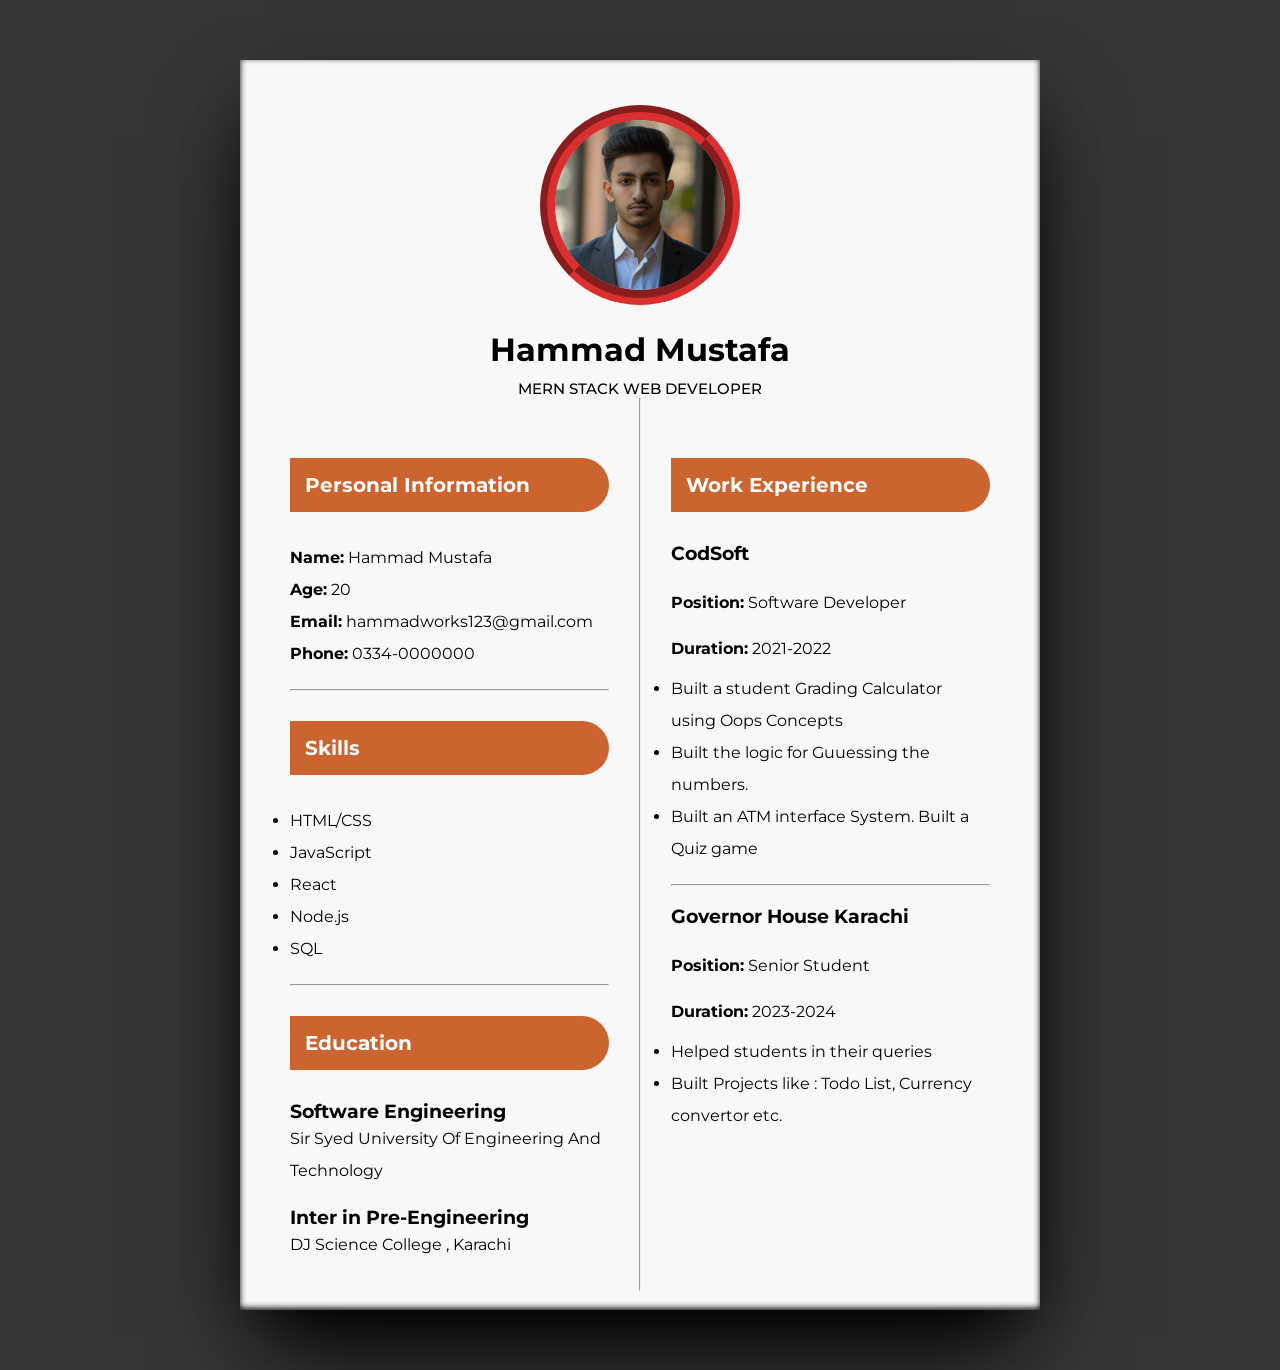
<file: Milestone1/index.html>
<!DOCTYPE html>
<html lang="en">
<!-- divinectorweb.com -->

<head>
    <meta charset="UTF-8">
    <meta http-equiv="X-UA-Compatible" content="IE=edge">
    <meta name="viewport" content="width=device-width, initial-scale=1.0">
    <title>Dynamic Resume Builder</title>
    <link href="https://fonts.googleapis.com/css2?family=Montserrat:wght@400;500&display=swap" rel="stylesheet">
    <link rel="stylesheet" href="style.css">
</head>

<body>

   
    <div class="container" id="resume">
        <div class="header">
            <div class="img-area">
                <img src="./assets/image.jpg" alt="">
            </div>
            <h1 id="display-name">Hammad Mustafa</h1>
            <h3 id="display-title">Mern Stack Web Developer</h3>
        </div>

        <div class="main">
            <div class="left">
                <h2>Personal Information</h2>
                <p><strong>Name:</strong> <span id="display-name-info">Hammad Mustafa</span></p>
                <p><strong>Age:</strong> <span id="display-age">20</span></p>
                <p><strong>Email:</strong> <span id="display-email" class="email">hammadworks123@gmail.com</span></p>
                <p><strong>Phone:</strong> <span id="display-phone">0334-0000000</span></p>
<br>

                <hr>
                <h2>Skills</h2>
                <ul id="display-skills">
                    <li>HTML/CSS</li>
                    <li>JavaScript</li>
                    <li>React</li>
                    <li>Node.js</li>
                    <li>SQL</li>
                </ul>
<br>

                <hr>
                <h2>Education</h2>
                <h3 id="display-education1">Software Engineering</h3>
                <p>Sir Syed University Of Engineering And Technology</p> <br>
                <h3 id="display-education2">Inter in Pre-Engineering</h3>
                <p>DJ Science College , Karachi</p>
            </div>



            <hr class="separator">
            <div class="right">
                <h2>Work Experience</h2>
                <h3 id="display-company1">CodSoft</h3>
                <p><strong>Position:</strong> <span id="display-position1">Software Developer</span></p>
                <p><strong>Duration:</strong> <span id="display-duration1">2021-2022</span></p>
                <ul id="display-responsibilities1">
                    <li>Built a student Grading Calculator using Oops Concepts</li>
                    <li>Built the logic for Guuessing the numbers.</li>
                    <li>Built an ATM interface System.
                        Built a Quiz game</li>
                </ul> <br>
<hr>
<br>
                <h3 id="display-company2">Governor House Karachi</h3>
                <p><strong>Position:</strong> <span id="display-position2">Senior Student</span></p>
                <p><strong>Duration:</strong> <span id="display-duration2">2023-2024</span></p>
                <ul id="display-responsibilities2">
                    <li>Helped students in their queries</li>
                    <li>Built Projects like : Todo List, Currency convertor etc.</li>
                </ul>
            </div>
        </div>
    </div>

    <script src="app.js"></script>
</body>

</html>
</file>
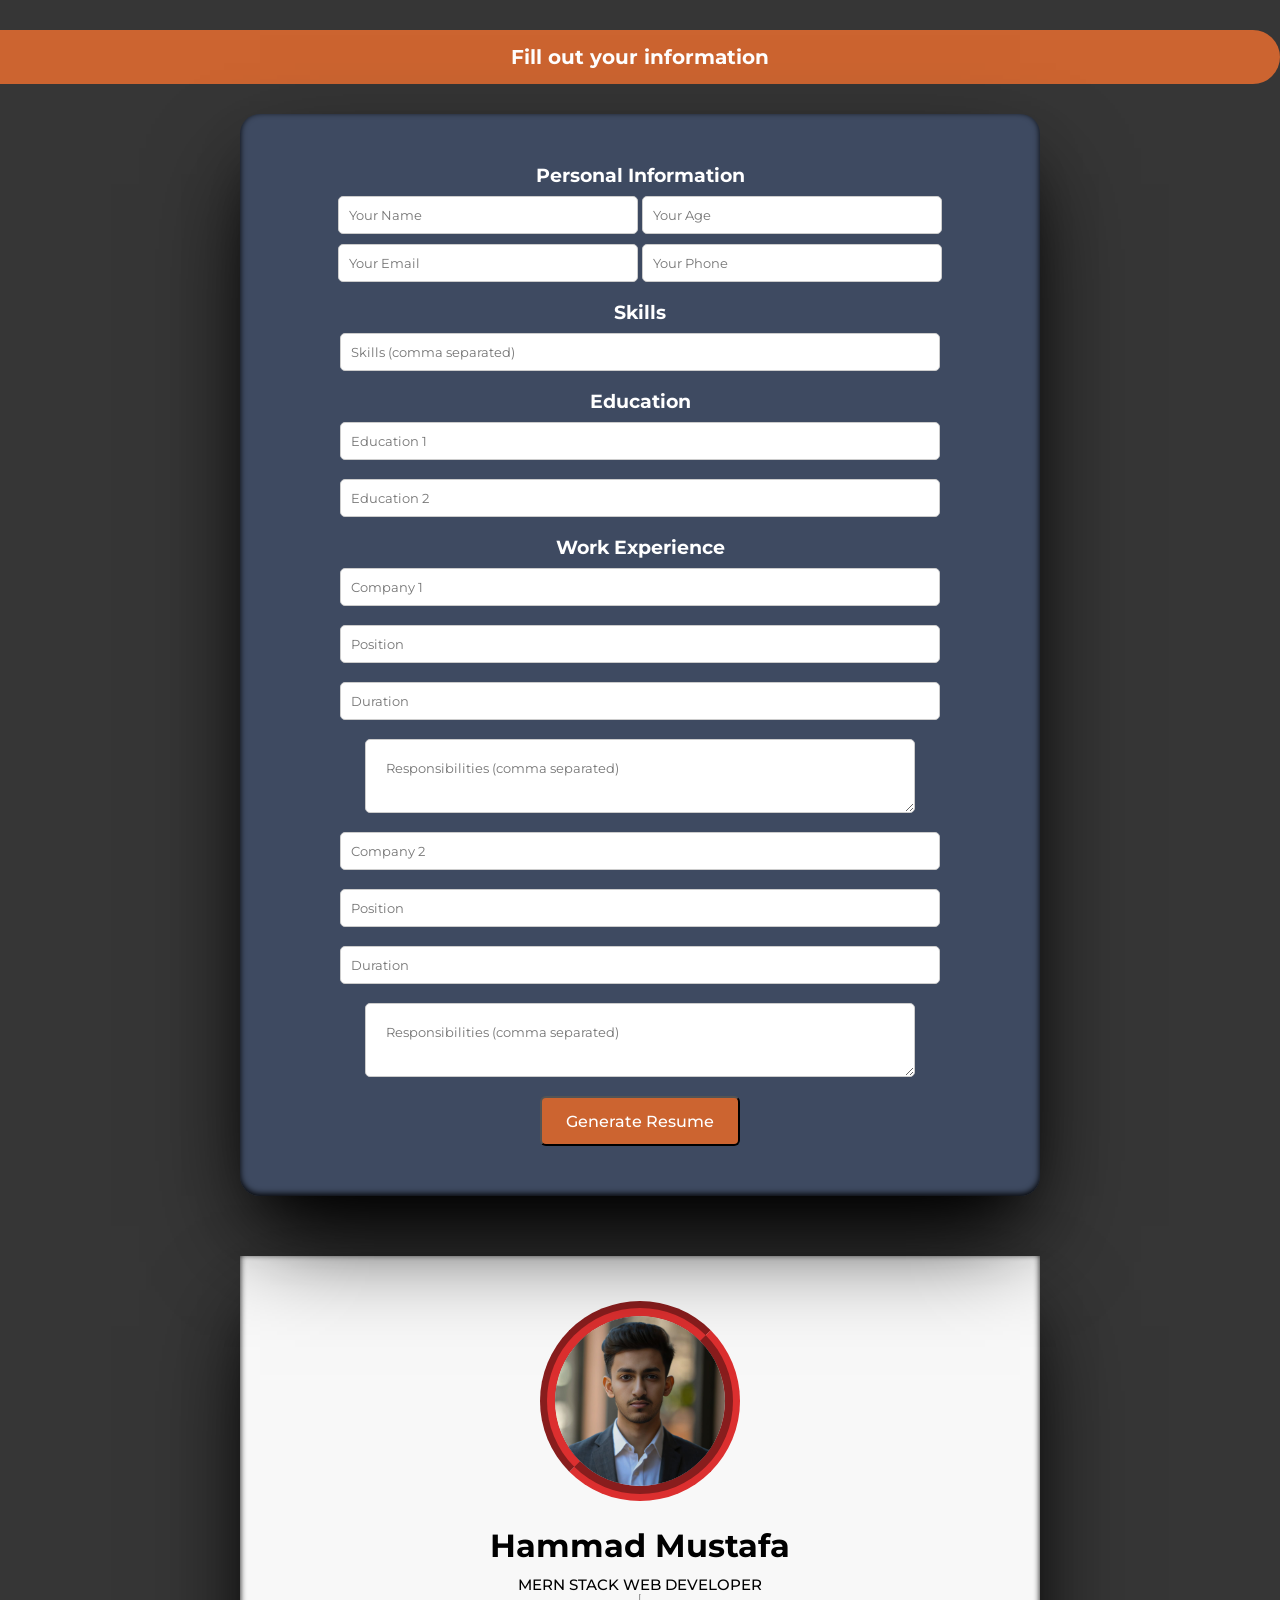
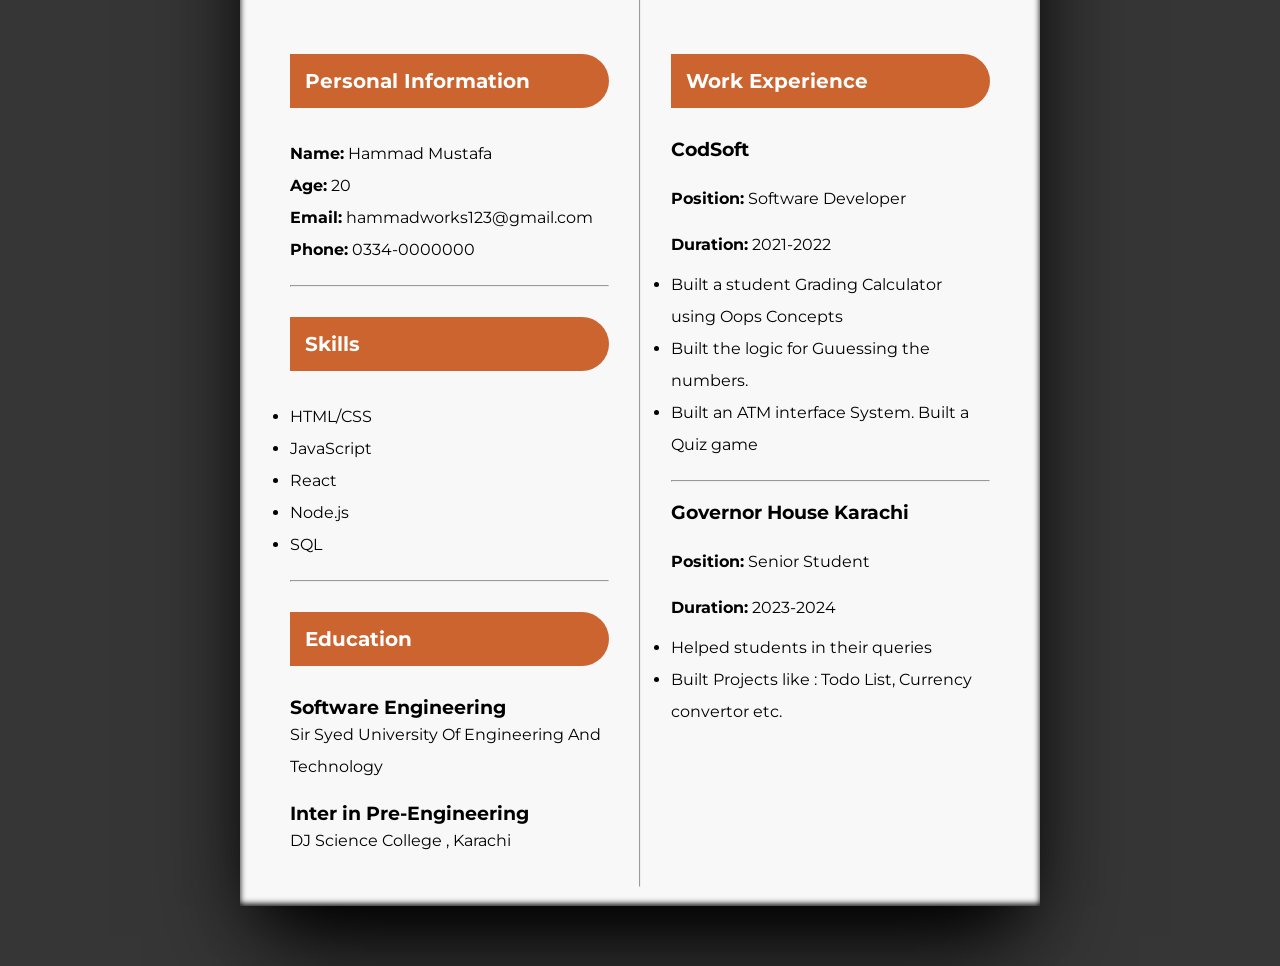
<file: Milestone3/index.html>
<!DOCTYPE html>
<html lang="en">
<!-- divinectorweb.com -->

<head>
    <meta charset="UTF-8">
    <meta http-equiv="X-UA-Compatible" content="IE=edge">
    <meta name="viewport" content="width=device-width, initial-scale=1.0">
    <title>Dynamic Resume Builder</title>
    <link href="https://fonts.googleapis.com/css2?family=Montserrat:wght@400;500&display=swap" rel="stylesheet">
    <link rel="stylesheet" href="style.css">
</head>

<body>

    <!-- Form for user input -->
    <div class="form-container">
        <div class="titleParent">
            <h2>Fill out your information</h2>
        </div>


        <div class="mainn">
            <form id="resumeForm" class="resumeForm">
                <div class="personalInfo">
                    <h3>Personal Information</h3>
                </div>


                <div class="inputFields">
                    <div class="col1">
                        <input type="text" id="name" placeholder="Your Name" required>
                        <input type="number" id="age" placeholder="Your Age" required>
                    </div>
                    <div class="col2">
                        <input type="email" id="email" placeholder="Your Email" required>
                        <input type="text" id="phone" placeholder="Your Phone" required>
                    </div>
                </div>

                <div class="headings">
                    <h3>Skills</h3>
                </div>
                <input type="text" id="skills" placeholder="Skills (comma separated)" required>



                <div class="headings">
                    <h3>Education</h3>
                </div>

                <input type="text" id="education1" placeholder="Education 1" required>
                <input type="text" id="education2" placeholder="Education 2">



                <div class="headings">
                    <h3>Work Experience</h3>
                </div>
                <input type="text" id="company1" placeholder="Company 1" required>
                <input type="text" id="position1" placeholder="Position" required>
                <input type="text" id="duration1" placeholder="Duration" required>
                <textarea id="responsibilities1" placeholder="Responsibilities (comma separated)" required></textarea>

                <input type="text" id="company2" placeholder="Company 2">
                <input type="text" id="position2" placeholder="Position">
                <input type="text" id="duration2" placeholder="Duration">
                <textarea id="responsibilities2" placeholder="Responsibilities (comma separated)"></textarea>

                <button type="submit">Generate Resume</button>
            </form>
        </div>
    </div>















    <!-- Existing Resume Structure -->
    <div class="container" id="resume">
        <div class="header">
            <div class="img-area">
                <img src="./assets/image.jpg" alt="">
            </div>
            <h1 id="display-name">Hammad Mustafa</h1>
            <h3 id="display-title">Mern Stack Web Developer</h3>
        </div>

        <div class="main">
            <div class="left">
                <h2>Personal Information</h2>
                <p><strong>Name:</strong> <span id="display-name-info">Hammad Mustafa</span></p>
                <p><strong>Age:</strong> <span id="display-age">20</span></p>
                <p><strong>Email:</strong> <span id="display-email" class="email">hammadworks123@gmail.com</span></p>
                <p><strong>Phone:</strong> <span id="display-phone">0334-0000000</span></p>
<br>

                <hr>
                <h2>Skills</h2>
                <ul id="display-skills">
                    <li>HTML/CSS</li>
                    <li>JavaScript</li>
                    <li>React</li>
                    <li>Node.js</li>
                    <li>SQL</li>
                </ul>
<br>

                <hr>
                <h2>Education</h2>
                <h3 id="display-education1">Software Engineering</h3>
                <p>Sir Syed University Of Engineering And Technology</p> <br>
                <h3 id="display-education2">Inter in Pre-Engineering</h3>
                <p>DJ Science College , Karachi</p>
            </div>



            <hr class="separator">
            <div class="right">
                <h2>Work Experience</h2>
                <h3 id="display-company1">CodSoft</h3>
                <p><strong>Position:</strong> <span id="display-position1">Software Developer</span></p>
                <p><strong>Duration:</strong> <span id="display-duration1">2021-2022</span></p>
                <ul id="display-responsibilities1">
                    <li>Built a student Grading Calculator using Oops Concepts</li>
                    <li>Built the logic for Guuessing the numbers.</li>
                    <li>Built an ATM interface System.
                        Built a Quiz game</li>
                </ul> <br>
<hr>
<br>
                <h3 id="display-company2">Governor House Karachi</h3>
                <p><strong>Position:</strong> <span id="display-position2">Senior Student</span></p>
                <p><strong>Duration:</strong> <span id="display-duration2">2023-2024</span></p>
                <ul id="display-responsibilities2">
                    <li>Helped students in their queries</li>
                    <li>Built Projects like : Todo List, Currency convertor etc.</li>
                </ul>
            </div>
        </div>
    </div>

    <script src="app.js"></script>
</body>

</html>
</file>
<file: Milestone1/style.css>
* {
  box-sizing: border-box;
  margin: 0;
  padding: 0;
  font-family: "Montserrat", sans-serif;
}

body {
  background: #363636;
}

.container {
  background: #f8f8f8;
  max-width: 800px;
  margin: 60px auto;
  height: 1250px;
  padding: 20px;
  box-shadow: rgb(0, 0, 0) 0px 50px 100px -20px, rgb(0, 0, 0) 0px 30px 60px -30px, rgb(0, 0, 0) 0px -2px 6px 0px inset;
}

.header {
  text-align: center;
}

.header h1 {
  margin-bottom: 10px;
}

.header h3 {
  text-transform: uppercase;
  font-size: 15px;
  font-weight: 500;
}

.img-area {
  width: 200px;
  height: 200px;
  border-radius: 50%;
  overflow: hidden;
  margin: 25px auto;
  border: 15px groove #dc2f2f;
}

.img-area img {
  width: 100%;
}

.main {
  display: flex;
  flex-wrap: wrap;
}

.left {
  flex: 1;
  padding: 30px;
}

.left p {
  line-height: 2;
}

.left ul li {
  line-height: 2;
}

h2 {
  background: #cc6430;
  padding: 15px;
  color: #fff;
  margin: 30px 0;
  font-size: 20px;
  border-radius: 0 50px 50px 0;
}

.right {
  flex: 1;
  padding: 30px;
}

.right h3 {
  margin-bottom: 15px;
}

.right p {
  line-height: 2.9;
}

.right ul li {
  line-height: 2;
}

@media only screen and (min-width: 768px) and (max-width: 991px) {
  .container {
    width: 95%;
    height: auto;
  }
  h2 {
    font-size: 18px;
  }
}
@media screen and (max-width: 600px) {
  .main {
    flex-direction: column;
  }
  .left,
  .right {
    flex: none;
    width: 100%;
  }
  .container {
    width: 95%;
    height: auto;
  }
  h2 {
    font-size: 15px;
  }
}
@media only screen and (max-width: 600px) {
  h2 {
    text-align: center;
  }
  .email {
    display: flex;
    flex-wrap: wrap;
  }
}
@media only screen and (max-width: 800px) {
  h2 {
    text-align: center;
  }
  .email {
    display: flex;
    flex-wrap: wrap;
  }
}/*# sourceMappingURL=style.css.map */
</file>
<file: Milestone3/style.css>
* {
  box-sizing: border-box;
  margin: 0;
  padding: 0;
  font-family: "Montserrat", sans-serif;
}

body {
  background: #363636;
}

.container {
  background: #f8f8f8;
  max-width: 800px;
  margin: 60px auto;
  height: 1250px;
  padding: 20px;
  box-shadow: rgb(0, 0, 0) 0px 50px 100px -20px, rgb(0, 0, 0) 0px 30px 60px -30px, rgb(0, 0, 0) 0px -2px 6px 0px inset;
}

.header {
  text-align: center;
}

.header h1 {
  margin-bottom: 10px;
}

.header h3 {
  text-transform: uppercase;
  font-size: 15px;
  font-weight: 500;
}

.img-area {
  width: 200px;
  height: 200px;
  border-radius: 50%;
  overflow: hidden;
  margin: 25px auto;
  border: 15px groove #dc2f2f;
}

.img-area img {
  width: 100%;
}

.main {
  display: flex;
  flex-wrap: wrap;
}

.left {
  flex: 1;
  padding: 30px;
}

.left p {
  line-height: 2;
}

.left ul li {
  line-height: 2;
}

h2 {
  background: #cc6430;
  padding: 15px;
  color: #fff;
  margin: 30px 0;
  font-size: 20px;
  border-radius: 0 50px 50px 0;
}

.right {
  flex: 1;
  padding: 30px;
}

.right h3 {
  margin-bottom: 15px;
}

.right p {
  line-height: 2.9;
}

.right ul li {
  line-height: 2;
}

@media only screen and (min-width: 768px) and (max-width: 991px) {
  .container {
    width: 95%;
    height: auto;
  }
  h2 {
    font-size: 18px;
  }
}
@media screen and (max-width: 600px) {
  .main {
    flex-direction: column;
  }
  .left,
  .right {
    flex: none;
    width: 100%;
  }
  .container {
    width: 95%;
    height: auto;
  }
  h2 {
    font-size: 15px;
  }
}
/* Form Editing*/
.form-container h2 {
  text-align: center;
}

.mainn {
  height: 100%;
  display: flex;
  flex-direction: column;
  align-content: center;
  /* align-items: center; */
  justify-content: center;
  width: 100%;
  align-items: center;
  width: -moz-max-content;
  width: max-content;
  gap: 9px;
  width: 100%;
}
.mainn .resumeForm {
  display: flex !important;
  flex-direction: column !important;
  width: auto !important;
  gap: 9px;
  width: 800px !important;
  display: flex;
  justify-content: center;
  justify-items: center;
  align-items: center;
  background-color: #3e4a61;
  background-color: #3e4a61;
  border-radius: 20px;
  padding: 50px;
  box-shadow: rgb(0, 0, 0) 0px 50px 100px -20px, rgb(0, 0, 0) 0px 30px 60px -30px, rgb(0, 0, 0) 0px -2px 6px 0px inset;
}
.mainn .resumeForm .inputFields {
  display: flex;
  flex-direction: column;
  justify-content: center;
  align-items: center;
}
.mainn .resumeForm .col1 input,
.mainn .resumeForm .col2 input {
  padding: 10px;
  border-radius: 5px;
  border: 1px solid #ccc;
  margin-bottom: 10px;
  width: 300px;
}
.mainn .personalInfo {
  text-align: center;
}
.mainn .personalInfo h3 {
  color: white;
  font-weight: 700;
}
.mainn input {
  padding: 10px;
  border-radius: 5px;
  border: 1px solid #ccc;
  margin-bottom: 10px;
  width: 600px;
}
.mainn textarea {
  padding: 20px;
  border-radius: 5px;
  border: 1px solid #ccc;
  margin-bottom: 10px;
  width: 550px;
}

.headings {
  text-align: center;
}
.headings h3 {
  color: white;
  font-weight: 700;
}

button {
  background: #cc6430;
  padding: 5px;
  width: 200px;
  /* padding: 5px; */
  border-radius: 6px;
  height: 50px;
  color: white;
  font-weight: 500;
  font-size: medium;
}

@media only screen and (max-width: 600px) {
  h2 {
    text-align: center;
  }
  .email {
    display: flex;
    flex-wrap: wrap;
  }
  .mainn {
    width: 100%;
  }
  .mainn .resumeForm {
    width: 100% !important;
  }
  .mainn .resumeForm .inputFields {
    width: 100%;
  }
  .mainn .resumeForm .inputFields .col1, .mainn .resumeForm .inputFields .col2 {
    width: 100%;
  }
  .mainn .resumeForm .inputFields .col1 input, .mainn .resumeForm .inputFields .col1 textarea, .mainn .resumeForm .inputFields .col2 input, .mainn .resumeForm .inputFields .col2 textarea {
    width: 100%;
  }
  input {
    width: 100% !important;
  }
  textarea {
    width: 100% !important;
  }
}
@media only screen and (max-width: 800px) {
  .mainn {
    width: 100%;
  }
  .mainn .resumeForm {
    width: 100% !important;
  }
  .mainn .resumeForm .inputFields {
    width: 100%;
  }
  .mainn .resumeForm .inputFields .col1, .mainn .resumeForm .inputFields .col2 {
    width: 100%;
  }
  .mainn .resumeForm .inputFields .col1 input, .mainn .resumeForm .inputFields .col1 textarea, .mainn .resumeForm .inputFields .col2 input, .mainn .resumeForm .inputFields .col2 textarea {
    width: 100%;
  }
  input {
    width: 100% !important;
  }
  textarea {
    width: 100% !important;
  }
}/*# sourceMappingURL=style.css.map */
</file>
